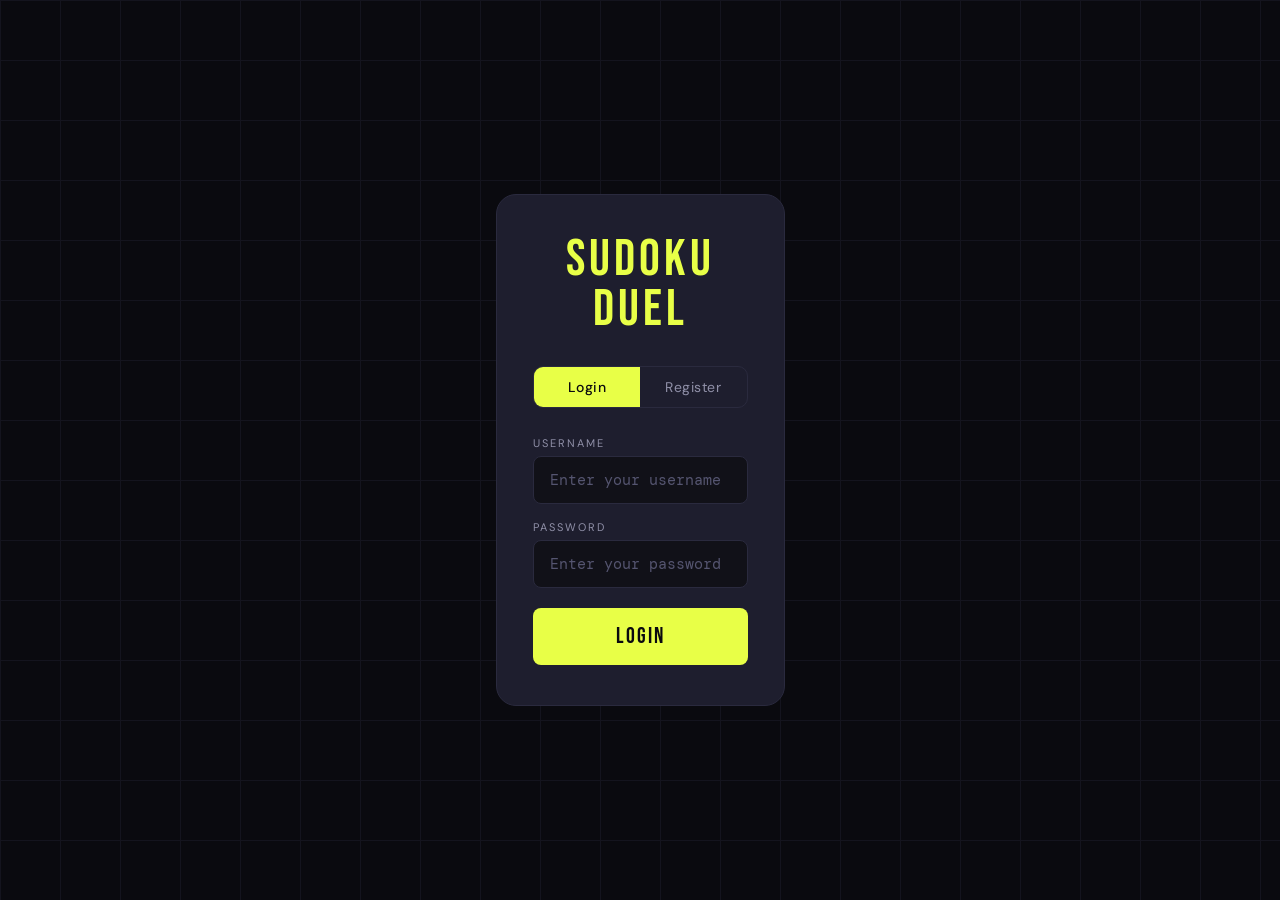
<file: frontend_new/index.html>
<!DOCTYPE html>
<html lang="en">
<head><!--  -->
<meta charset="UTF-8"/>
<meta name="viewport" content="width=device-width, initial-scale=1.0"/>
<title>Sudoku Duel — Login</title>
<link href="https://fonts.googleapis.com/css2?family=Bebas+Neue&family=DM+Mono:wght@400;500&family=DM+Sans:wght@300;400;500&display=swap" rel="stylesheet"/>
<style>
:root {
  --bg:      #0a0a0f;
  --bg2:     #111118;
  --surface: #1e1e2e;
  --border:  #2a2a3e;
  --border2: #3a3a5e;
  --accent:  #e8ff47;
  --accent2: #47ffe8;
  --danger:  #ff4747;
  --muted:   #555570;
  --text:    #e8e8f0;
  --text2:   #9090a8;
}
*, *::before, *::after { box-sizing: border-box; margin: 0; padding: 0; }
html, body {
  min-height: 100vh;
  background: var(--bg);
  color: var(--text);
  font-family: 'DM Sans', sans-serif;
  display: flex; align-items: center; justify-content: center;
  overflow: hidden;
}
.bg-grid {
  position: fixed; inset: 0; z-index: 0;
  background-image:
    linear-gradient(var(--border) 1px, transparent 1px),
    linear-gradient(90deg, var(--border) 1px, transparent 1px);
  background-size: 60px 60px;
  opacity: 0.35;
  animation: gridMove 18s linear infinite;
}
@keyframes gridMove {
  from { background-position: 0 0; }
  to   { background-position: 60px 60px; }
}
.card {
  position: relative; z-index: 1;
  width: 100%; max-width: 420px;
  background: var(--surface);
  border: 1px solid var(--border);
  border-radius: 20px;
  padding: 40px 36px;
  margin: 20px;
}
.logo { text-align: center; margin-bottom: 32px; }
.logo-title {
  font-family: 'Bebas Neue', sans-serif;
  font-size: 52px;
  line-height: 0.95;
  color: var(--accent);
  letter-spacing: 4px;
}
.logo-sub { margin-top: 8px; font-size: 13px; color: var(--text2); letter-spacing: 0.5px; }

.tabs {
  display: flex;
  border: 1px solid var(--border);
  border-radius: 10px;
  overflow: hidden;
  margin-bottom: 28px;
}
.tab-btn {
  flex: 1; padding: 11px;
  background: transparent; border: none;
  color: var(--text2);
  font-family: 'DM Sans', sans-serif;
  font-size: 14px; cursor: pointer;
  transition: all 0.2s; letter-spacing: 0.5px;
}
.tab-btn.active { background: var(--accent); color: var(--bg); font-weight: 500; }

.form { display: flex; flex-direction: column; gap: 16px; }
.form.hidden { display: none; }

.field { display: flex; flex-direction: column; gap: 6px; }
.field label { font-size: 11px; text-transform: uppercase; letter-spacing: 2px; color: var(--text2); }
.field input {
  background: var(--bg2);
  border: 1px solid var(--border);
  border-radius: 8px;
  color: var(--text);
  font-family: 'DM Mono', monospace;
  font-size: 15px;
  padding: 13px 16px;
  outline: none;
  transition: border-color 0.2s;
  width: 100%;
}
.field input:focus { border-color: var(--accent); }
.field input::placeholder { color: var(--muted); }

.input-hint { font-size: 11px; color: var(--muted); margin-top: 2px; }

.btn-submit {
  width: 100%; padding: 15px;
  background: var(--accent); border: none;
  border-radius: 8px; color: var(--bg);
  font-family: 'Bebas Neue', sans-serif;
  font-size: 22px; letter-spacing: 2px;
  cursor: pointer; margin-top: 4px;
  transition: opacity 0.15s, transform 0.1s;
}
.btn-submit:hover   { opacity: 0.88; transform: translateY(-1px); }
.btn-submit:active  { transform: translateY(0); }
.btn-submit:disabled { opacity: 0.4; cursor: not-allowed; transform: none; }

.msg {
  text-align: center; font-size: 13px;
  padding: 10px 14px; border-radius: 8px; display: none;
}
.msg.error   { background: rgba(255,71,71,0.1);  color: var(--danger); border: 1px solid rgba(255,71,71,0.3); display: block; }
.msg.success { background: rgba(71,255,232,0.1); color: var(--accent2); border: 1px solid rgba(71,255,232,0.3); display: block; }

.spinner-inline {
  display: inline-block; width: 16px; height: 16px;
  border: 2px solid rgba(0,0,0,0.3); border-top-color: var(--bg);
  border-radius: 50%; animation: spin 0.6s linear infinite;
  vertical-align: middle; margin-right: 6px;
}
@keyframes spin { to { transform: rotate(360deg); } }

.divider { text-align: center; font-size: 12px; color: var(--muted); margin: 4px 0; }
</style>
</head>
<body>

<div class="bg-grid"></div>

<div class="card">
  <div class="logo">
    <div class="logo-title">SUDOKU<br>DUEL</div>
  </div>

  <div class="tabs">
    <button class="tab-btn active" id="tab-login"    onclick="switchTab('login')">Login</button>
    <button class="tab-btn"        id="tab-register" onclick="switchTab('register')">Register</button>
  </div>

  <div class="msg" id="msg"></div>

  <!-- Login Form -->
  <form class="form" id="form-login" onsubmit="doLogin(event)">
    <div class="field">
      <label>Username</label>
      <input id="login-username" type="text" placeholder="Enter your username" autocomplete="username"/>
    </div>
    <div class="field">
      <label>Password</label>
      <input id="login-password" type="password" placeholder="Enter your password" autocomplete="current-password"/>
    </div>
    <button class="btn-submit" type="submit" id="btn-login">LOGIN</button>
  </form>

  <!-- Register Form -->
  <form class="form hidden" id="form-register" onsubmit="doRegister(event)">
    <div class="field">
      <label>Username</label>
      <input id="reg-username" type="text" placeholder="Choose a username" autocomplete="username"/>
      <span class="input-hint">At least 3 characters</span>
    </div>
    <div class="field">
      <label>Display Name</label>
      <input id="reg-displayname" type="text" placeholder="Your display name"/>
    </div>
    <div class="field">
      <label>Password</label>
      <input id="reg-password" type="password" placeholder="Choose a password" autocomplete="new-password"/>
      <span class="input-hint">At least 4 characters</span>
    </div>
    <div class="field">
      <label>Confirm Password</label>
      <input id="reg-confirm" type="password" placeholder="Repeat your password"/>
    </div>
    <button class="btn-submit" type="submit" id="btn-register">CREATE ACCOUNT</button>
  </form>
</div>

<script>
const API = "http://127.0.0.1:8000";

function switchTab(tab) {
  document.getElementById('tab-login').classList.toggle('active',    tab === 'login');
  document.getElementById('tab-register').classList.toggle('active', tab === 'register');
  document.getElementById('form-login').classList.toggle('hidden',    tab !== 'login');
  document.getElementById('form-register').classList.toggle('hidden', tab !== 'register');
  hideMsg();
}

function showMsg(text, type) {
  const el = document.getElementById('msg');
  el.textContent = text;
  el.className   = 'msg ' + type;
}
function hideMsg() { document.getElementById('msg').className = 'msg'; }

function setLoading(btnId, loading, label) {
  const btn = document.getElementById(btnId);
  btn.disabled  = loading;
  btn.innerHTML = loading ? '<span class="spinner-inline"></span>Please wait...' : label;
}

async function doLogin(e) {
  e.preventDefault();
  hideMsg();
  const username = document.getElementById('login-username').value.trim();
  const password = document.getElementById('login-password').value;
  if (!username || !password) { showMsg('Please fill in both fields', 'error'); return; }
  setLoading('btn-login', true, 'LOGIN');
  try {
    const res  = await fetch(`${API}/api/login`, {
      method: 'POST', headers: { 'Content-Type': 'application/json' },
      body: JSON.stringify({ username, password })
    });
    const data = await res.json();
    if (!res.ok) { showMsg(data.detail || 'Invalid username or password', 'error'); return; }
    localStorage.setItem('player', JSON.stringify(data.player));
    showMsg('Login successful! Redirecting...', 'success');
    setTimeout(() => { window.location.href = 'dashboard.html'; }, 900);
  } catch (err) {
    showMsg('Cannot reach server. Is the backend running?', 'error');
  } finally {
    setLoading('btn-login', false, 'LOGIN');
  }
}

async function doRegister(e) {
  e.preventDefault();
  hideMsg();
  const username    = document.getElementById('reg-username').value.trim();
  const displayname = document.getElementById('reg-displayname').value.trim();
  const password    = document.getElementById('reg-password').value;
  const confirm     = document.getElementById('reg-confirm').value;
  if (!username || !password || !confirm) { showMsg('Please fill in all fields', 'error'); return; }
  if (username.length < 3)  { showMsg('Username must be at least 3 characters', 'error'); return; }
  if (password.length < 4)  { showMsg('Password must be at least 4 characters', 'error'); return; }
  if (password !== confirm)  { showMsg('Passwords do not match', 'error'); return; }
  setLoading('btn-register', true, 'CREATE ACCOUNT');
  try {
    const res  = await fetch(`${API}/api/register`, {
      method: 'POST', headers: { 'Content-Type': 'application/json' },
      body: JSON.stringify({ username, displayname: displayname || username, password })
    });
    const data = await res.json();
    if (!res.ok) { showMsg(data.detail || 'Registration failed', 'error'); return; }
    showMsg('Account created! You can now login.', 'success');
    setTimeout(() => switchTab('login'), 1500);
  } catch (err) {
    showMsg('Cannot reach server. Is the backend running?', 'error');
  } finally {
    setLoading('btn-register', false, 'CREATE ACCOUNT');
  }
}

const saved = localStorage.getItem('player');
if (saved) { window.location.href = 'dashboard.html'; }
</script>
</body>
</html>
</file>
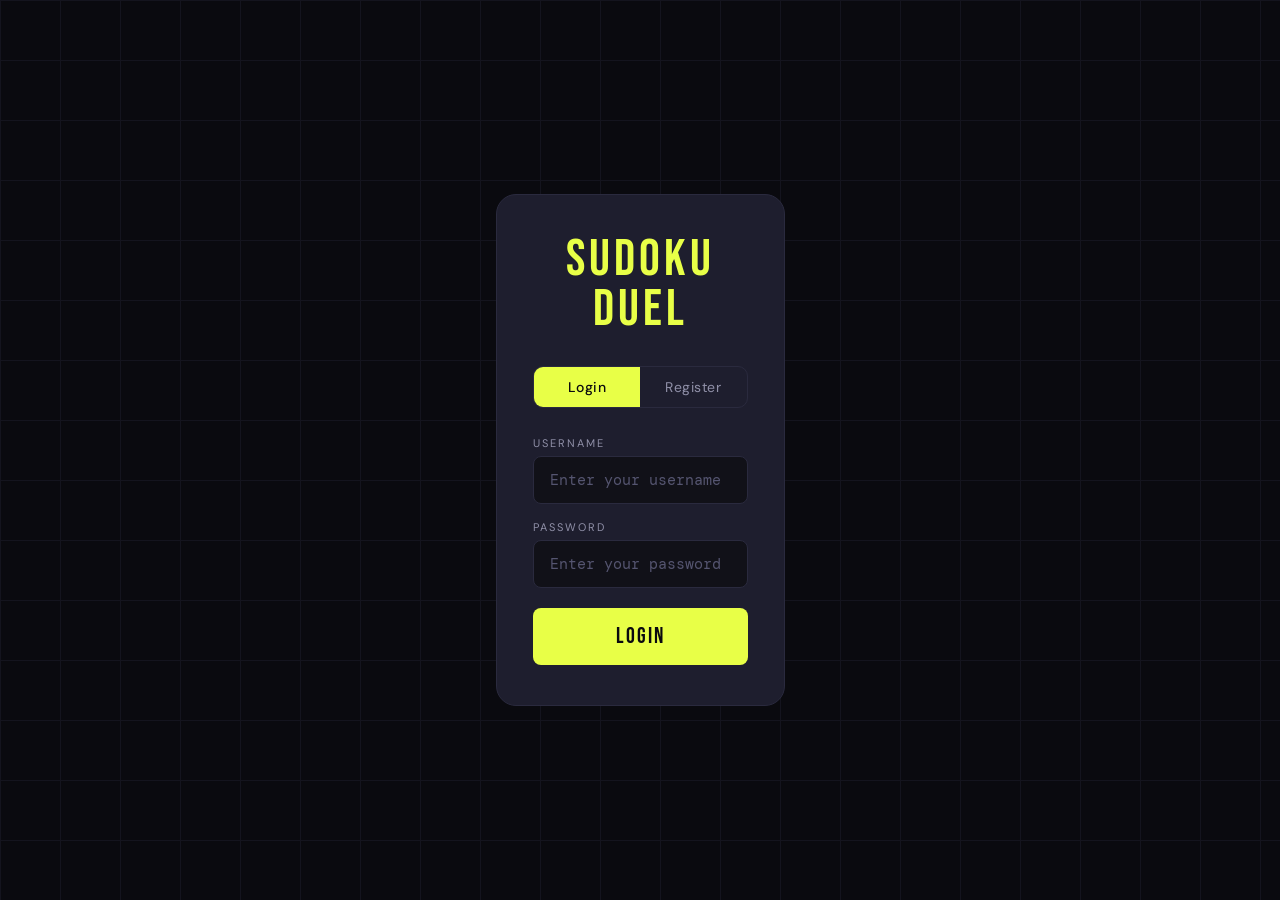
<file: frontend_new/dashboard.html>
<!DOCTYPE html>
<html lang="en">
<head>
<meta charset="UTF-8"/>
<meta name="viewport" content="width=device-width, initial-scale=1.0"/>
<title>Sudoku Duel — Dashboard</title>
<link rel="stylesheet" href="css/theme.css"/>
<link rel="stylesheet" href="css/dashboard.css"/>
</head>
<body>

<header>
  <a class="header-logo" href="dashboard.html">SUDOKU DUEL</a>
  <nav class="header-nav">
    <button class="nav-btn active" onclick="showSection('play')">Play</button>
    <button class="nav-btn"        onclick="showSection('multiplayer')">Multiplayer</button>
    <button class="nav-btn"        onclick="showSection('friends')">Friends</button>
    <button class="nav-btn"        onclick="showSection('leaderboard')">Leaderboard</button>
    <button class="nav-btn"        onclick="showSection('stats')">My Stats</button>
  </nav>
  <div class="header-right">
    <div class="player-chip" onclick="showSection('stats')">
      <span class="chip-name" id="hdr-name">Player</span>
    </div>
    <button class="btn-logout" onclick="doLogout()">Logout</button>
  </div>
</header>

<div class="page">
  <aside class="sidebar">
    <div class="sidebar-label">Menu</div>
    <button class="sidebar-btn active" onclick="showSection('play')">
      Play
    </button>
    <button class="sidebar-btn" onclick="showSection('multiplayer')">
      Multiplayer
    </button>
    <button class="sidebar-btn" onclick="showSection('friends')">
      Friends
    </button>
    <button class="sidebar-btn" onclick="showSection('leaderboard')">
      Leaderboard
    </button>
    <div class="sidebar-divider"></div>
    <div class="sidebar-label">Profile</div>
    <button class="sidebar-btn" onclick="showSection('stats')">
      My Stats
    </button>
  </aside>

  <main class="content">

    <!-- ── PLAY ── -->
    <div class="section active" id="sec-play">
      <div class="page-title">PLAY</div>
      <div class="page-sub">Choose your game mode and start playing</div>

      <div class="play-grid">
        <div class="play-card" onclick="openSinglePlayer()">
          <div class="play-icon"></div>
          <div class="play-title">QUICK MATCH</div>
          <span class="play-badge badge-yellow">SINGLE PLAYER</span>
        </div>
        <div class="play-card multi" onclick="openMultiplayer()">
          <div class="play-icon"></div>
          <div class="play-title">MULTIPLAYER</div>
          <span class="play-badge badge-cyan">2 PLAYERS</span>
        </div>
      </div>

      <!-- Single player options -->
      <div class="card" id="sp-options" style="display:none; margin-bottom:20px;">
        <div class="card-title">Quick Match Settings</div>
        <div style="margin-bottom:14px;">
          <div style="font-size:12px; color:var(--text2); margin-bottom:8px; text-transform:uppercase; letter-spacing:1px;">Board Size</div>
          <div class="size-row">
            <div class="diff-row" id="size-row">
              <button class="pill" onclick="setSize(4)">4×4</button>
              <button class="pill active" onclick="setSize(9)">9×9</button>
              <button class="pill" onclick="setSize(16)">16×16</button>
            </div>
          </div>
        </div>
        <div style="margin-bottom:20px;">
          <div style="font-size:12px; color:var(--text2); margin-bottom:8px; text-transform:uppercase; letter-spacing:1px;">Difficulty</div>
          <div class="diff-row" id="diff-row">
            <button class="pill active" onclick="setDiff(1)">Easy</button>
            <button class="pill" onclick="setDiff(2)">Medium</button>
            <button class="pill" onclick="setDiff(3)">Hard</button>
          </div>
        </div>
        <div style="display:flex; gap:12px;">
          <button class="btn-primary" onclick="startGame()">START GAME</button>
          <button class="btn-cancel" style="max-width:120px;" onclick="document.getElementById('sp-options').style.display='none'">Cancel</button>
        </div>
      </div>

      <!-- Multiplayer options -->
      <div class="card" id="mp-options" style="display:none; margin-bottom:20px;">
        <div class="card-title">Multiplayer Options</div>
        <div style="display:flex; gap:12px; margin-bottom:16px; flex-wrap:wrap;">
          <button class="btn-primary" onclick="toast('Looking for opponent…', 'info')">RANDOM MATCH</button>
          <button class="btn-secondary" onclick="toast('Room code copied!', 'success')">CREATE ROOM</button>
        </div>
        <div style="display:flex; gap:10px;">
          <input id="room-code" placeholder="Enter room code…"
            style="flex:1; background:var(--bg2); border:1px solid var(--border); border-radius:10px; color:var(--text); font-family:'DM Mono',monospace; font-size:14px; padding:12px 16px; outline:none; transition:border-color 0.2s;"
            onfocus="this.style.borderColor='var(--accent2)'" onblur="this.style.borderColor='var(--border)'"/>
          <button class="btn-secondary" onclick="joinRoom()">JOIN</button>
        </div>
        <div style="margin-top:12px;">
          <button class="btn-cancel" onclick="document.getElementById('mp-options').style.display='none'">Cancel</button>
        </div>
      </div>

      <div class="card">
        <div class="card-title">Recent Games</div>
        <div id="recent-games"></div>
      </div>
    </div>

    <!-- ── MULTIPLAYER ── -->
    <div class="section" id="sec-multiplayer">
      <div class="page-title">MULTIPLAYER</div>
      <div class="page-sub">Challenge friends or find random opponents</div>

      <!-- Quick Actions -->
      <div class="play-grid">
        <div class="play-card" onclick="window.location.href='multiplayer.html'">
          <div class="play-icon"></div>
          <div class="play-title">CREATE ROOM</div>
          <span class="play-badge badge-cyan">PRIVATE</span>
        </div>
        <div class="play-card" onclick="window.location.href='multiplayer.html'">
          <div class="play-icon"></div>
          <div class="play-title">JOIN ROOM</div>
          <span class="play-badge badge-cyan">INVITE</span>
        </div>
      </div>

      <!-- Multiplayer Leaderboard -->
      <div class="card">
        <div class="card-title">Multiplayer Leaderboard</div>
        <div class="lb-header">
          <div style="width:32px;"><span>#</span></div>
          <div style="width:38px;"></div>
          <div style="flex:1;"><span>Player</span></div>
          <span style="min-width:70px; text-align:right;">Wins</span>
          <span style="min-width:70px; text-align:right;">Best Score</span>
        </div>
        <div id="mp-lb-list"></div>
      </div>
    </div>

    <!-- ── FRIENDS ── -->
    <div class="section" id="sec-friends">
      <div class="page-title">FRIENDS</div>

      <div class="friends-layout">
        <div>
          <div class="search-bar">
            <input id="friend-search" type="text" placeholder="Search by username…"/>
            <button class="btn-search" onclick="searchPlayer()">Search</button>
          </div>
          <div class="card" id="search-results" style="display:none; margin-bottom:16px;">
            <div class="card-title">Search Results</div>
            <div id="search-list"></div>
          </div>
          <div class="card" style="margin-bottom:16px;">
            <div class="card-title">Online Friends</div>
            <div id="online-friends"></div>
          </div>
          <div class="card">
            <div class="card-title">All Friends</div>
            <div id="all-friends"></div>
          </div>
        </div>
        <div>
          <div class="card">
            <div class="card-title">People You May Know</div>
            <div id="recommendations"></div>
          </div>
          <div class="card" style="margin-top:16px;">
            <div class="card-title">Pending Requests</div>
            <div id="pending-list"></div>
          </div>
        </div>
      </div>
    </div>

    <!-- ── LEADERBOARD ── -->
    <div class="section" id="sec-leaderboard">
      <div class="page-title">LEADERBOARD</div>
      <div class="page-sub">Top players ranked by wins and win rate</div>

      <div class="lb-tabs">
        <button class="lb-tab active" onclick="setLbTab('global', this)">Global</button>
      </div>

      <div class="card">
        <div class="lb-header">
          <div style="width:32px;"><span>#</span></div>
          <div style="width:38px;"></div>
          <div style="flex:1;"><span>Player</span></div>
          <span style="min-width:70px; text-align:right;">Wins</span>
          <span style="min-width:60px; text-align:right;">Win %</span>
        </div>
        <div id="lb-list"></div>
      </div>
    </div>

    <!-- ── STATS ── -->
    <div class="section" id="sec-stats">
      <div class="page-title" id="stats-title">MY STATS</div>
      <div class="page-sub">Your performance overview</div>

      <div class="stats-grid">
        <div class="stat-card">
          <div class="stat-label">Total Wins</div>
          <div class="stat-value stat-green" id="stat-wins">0</div>
          <div class="stat-sub">All time</div>
        </div>
        <div class="stat-card">
          <div class="stat-label">Total Losses</div>
          <div class="stat-value stat-orange" id="stat-loss">0</div>
          <div class="stat-sub">All time</div>
        </div>
        <div class="stat-card">
          <div class="stat-label">Win Rate</div>
          <div class="stat-value stat-accent" id="stat-wr">0%</div>
          <div class="stat-sub">Wins / Games</div>
        </div>
        <div class="stat-card">
          <div class="stat-label">Best Time</div>
          <div class="stat-value stat-cyan" id="stat-time">—</div>
          <div class="stat-sub">Solo record</div>
        </div>
      </div>

      <div class="card">
        <div class="card-title">Recent Activity</div>
        <div id="stats-recent" style="color:var(--muted); font-size:13px; padding:8px 0;">
          Play some games to see your activity here.
        </div>
      </div>
    </div>

  </main>
</div>

<!-- Toast -->
<div class="toast" id="toast"></div>

<!-- Challenge Modal -->
<div class="overlay" id="challenge-modal">
  <div class="modal">
    <div class="modal-title">⚔ CHALLENGE</div>
    <div class="modal-body">
      <p>Send a challenge to <strong id="challenge-name"></strong>?</p>
      <p style="margin-top:10px;">They will receive a notification and can accept or decline.</p>
    </div>
    <div class="modal-actions">
      <button class="btn-cancel" onclick="closeModal('challenge-modal')">Cancel</button>
      <button class="btn-confirm" onclick="sendChallenge()">SEND</button>
    </div>
  </div>
</div>

<!-- Remove Friend Modal -->
<div class="overlay" id="remove-modal">
  <div class="modal">
    <div class="modal-title">REMOVE FRIEND</div>
    <div class="modal-body">
      <p>Remove <strong id="remove-name"></strong> from your friends list?</p>
    </div>
    <div class="modal-actions">
      <button class="btn-cancel" onclick="closeModal('remove-modal')">Cancel</button>
      <button class="btn-confirm" style="background:var(--danger);" onclick="confirmRemove()">REMOVE</button>
    </div>
  </div>
</div>

<script src="js/dashboard.js"></script>
</body>
</html>
</file>
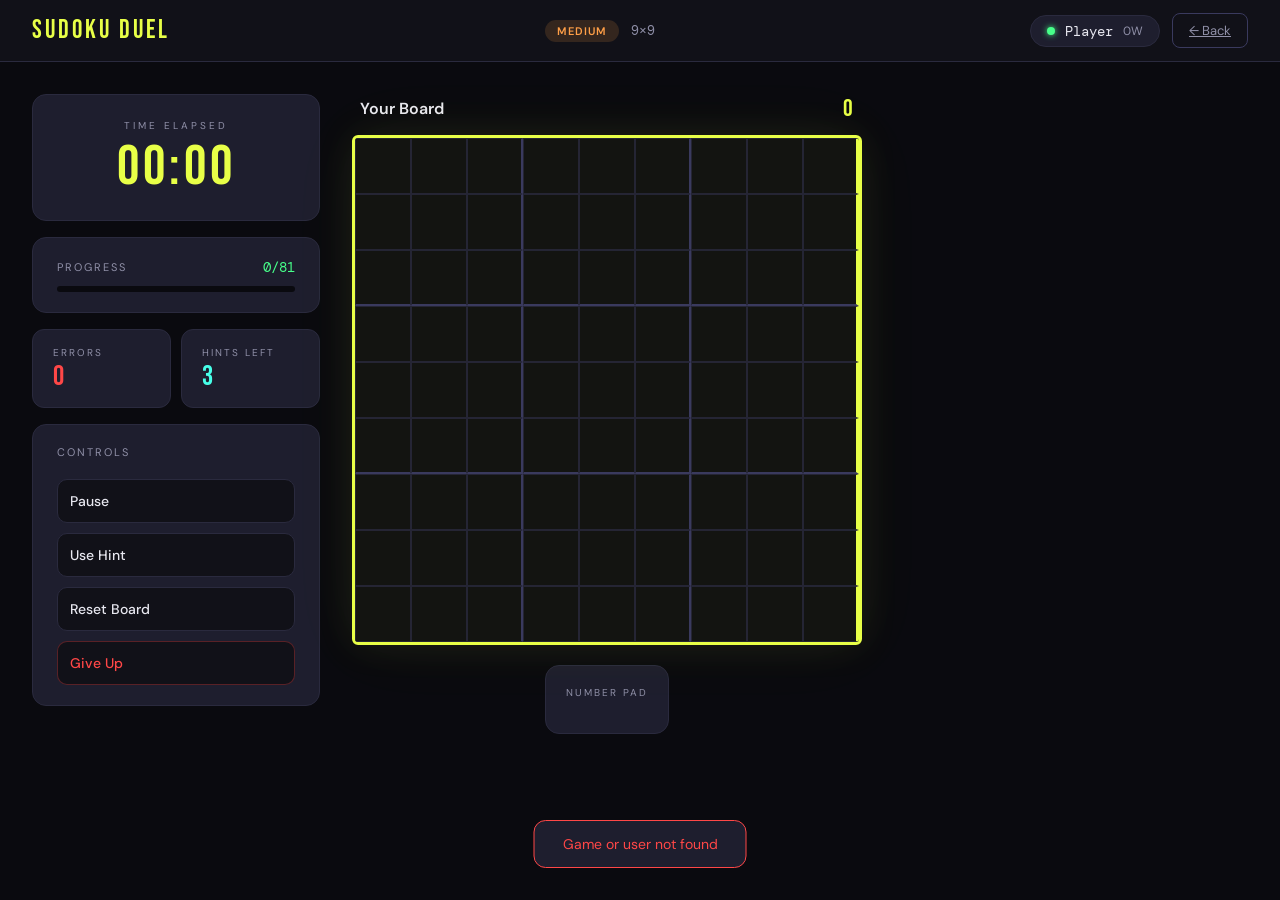
<file: frontend_new/game-multiplayer.html>
<!DOCTYPE html>
<html lang="en">
<head>
<meta charset="UTF-8"/>
<meta name="viewport" content="width=device-width, initial-scale=1.0"/>
<title>Sudoku Duel — Multiplayer Game</title>
<link rel="stylesheet" href="css/theme.css"/>
<link rel="stylesheet" href="css/game.css"/>
<link rel="stylesheet" href="css/multiplayer.css"/>
</head>
<body>

<!-- ── Header ── -->
<header>
  <a class="header-logo" href="dashboard.html">SUDOKU DUEL</a>
  <div style="display:flex; align-items:center; gap:12px;">
    <span id="diff-badge" class="diff-badge diff-medium">Medium</span>
    <span id="size-label" style="font-family:'DM Mono',monospace; font-size:13px; color:var(--text2);">9×9</span>
  </div>
  <div class="header-right">
    <div class="player-chip">
      <span class="chip-dot"></span>
      <span class="chip-name" id="hdr-name">Player</span>
      <span class="chip-wins" id="hdr-wins">0W</span>
    </div>
    <a href="dashboard.html" class="btn-logout">← Back</a>
  </div>
</header>

<!-- ── Multiplayer Game layout ── -->
<div class="game-page multiplayer-mode">

  <!-- ─── LEFT PANEL ─── -->
  <div class="panel-left">

    <!-- Timer -->
    <div class="timer-card">
      <div class="timer-label">Time Elapsed</div>
      <div class="timer-display" id="timer-display">00:00</div>
    </div>

    <!-- Progress -->
    <div class="progress-card">
      <div class="progress-header">
        <span class="progress-title">Progress</span>
        <span class="progress-count" id="progress-count">0/81</span>
      </div>
      <div class="progress-bar">
        <div class="progress-fill" id="progress-fill" style="width:0%"></div>
      </div>
    </div>

    <!-- Mini stats -->
    <div style="display:grid; grid-template-columns:1fr 1fr; gap:10px;">
      <div class="stat-mini-card">
        <div class="stat-mini-label">Errors</div>
        <div class="stat-mini-value danger" id="errors-count">0</div>
      </div>
      <div class="stat-mini-card" style="position:relative;">
        <div class="stat-mini-label">Hints Left</div>
        <div class="stat-mini-value cyan" id="hint-count">3</div>
      </div>
    </div>

    <!-- Controls -->
    <div class="controls-card">
      <div class="card-title" style="margin-bottom:10px;">Controls</div>

      <button class="ctrl-btn" id="pause-btn" onclick="pauseGame()">
        Pause
      </button>
      <button class="ctrl-btn" onclick="requestHint()" id="hint-btn">
        Use Hint
      </button>
      <button class="ctrl-btn" onclick="resetBoard()">
        Reset Board
      </button>
      <button class="ctrl-btn danger" onclick="giveUpMultiplayer()">
        Give Up
      </button>
    </div>

  </div>

  <!-- ─── BOARDS AREA ─── -->
  <div class="boards-area">

    <!-- Your Board -->
    <div class="board-section">
      <div class="board-header">
        <div class="board-title">Your Board</div>
        <div class="board-score" id="your-score">0</div>
      </div>
      <div class="board-area">
        <div class="sudoku-wrapper">
          <div class="sudoku-board" id="board" data-size="9"></div>
          <div class="pause-overlay" id="pause-overlay">
            <div class="pause-text">PAUSED</div>
            <button class="btn-primary" style="margin-top:12px;" onclick="pauseGame()">RESUME</button>
          </div>
        </div>
        <div class="numpad-wrapper">
          <div class="numpad-title">Number Pad</div>
          <div class="numpad" id="numpad"></div>
        </div>
      </div>
    </div>

  </div>

  <!-- ─── RIGHT PANEL ─── -->
  <div class="panel-right">

    <!-- Opponent Completion Notification -->
    <div class="card" id="opponent-completed-card" style="display:none; background:var(--success-bg); border-color:var(--green);">
      <div style="color:var(--green); font-weight:600; margin-bottom:8px;">✓ Opponent Completed!</div>
      <div style="font-size:13px; color:var(--text2);">
        <span id="opponent-name-notif">Opponent</span> finished with a score of <span id="opponent-final-score">0</span>
      </div>
    </div>

  </div>

</div>

<!-- Toast -->
<div class="toast" id="toast"></div>

<!-- Result modal -->
<div class="overlay" id="result-modal">
  <div class="modal">
    <span class="modal-icon" id="result-icon"></span>
    <div class="modal-title" id="result-title">PUZZLE SOLVED!</div>
    <div class="result-stats">
      <div class="result-stat">
        <div class="result-stat-label">Time</div>
        <div class="result-stat-value" style="color:var(--accent2)" id="result-time">0:00</div>
      </div>
      <div class="result-stat">
        <div class="result-stat-label">Filled</div>
        <div class="result-stat-value" style="color:var(--green)" id="result-filled">81/81</div>
      </div>
      <div class="result-stat">
        <div class="result-stat-label">Errors</div>
        <div class="result-stat-value" style="color:var(--danger)" id="result-errors">0</div>
      </div>
      <div class="result-stat">
        <div class="result-stat-label">Hints Used</div>
        <div class="result-stat-value" style="color:var(--orange)" id="result-hints">0</div>
      </div>
    </div>
    <div class="modal-actions">
      <button class="btn-cancel" onclick="returnToDashboard()">Dashboard</button>
      <button class="btn-confirm" onclick="viewResults()">VIEW RESULTS</button>
    </div>
  </div>
</div>

<script src="js/game-multiplayer.js"></script>
</body>
</html>
</file>
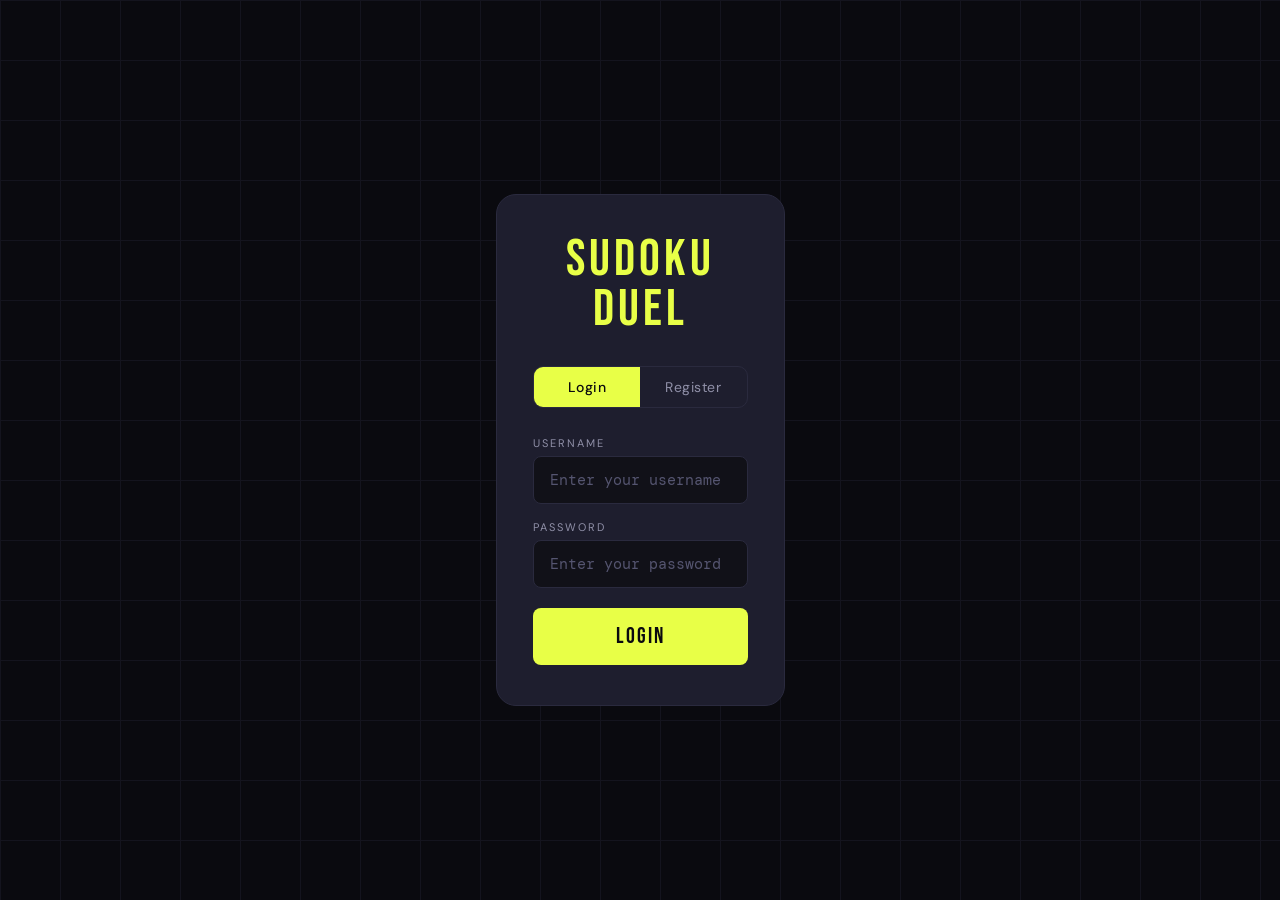
<file: frontend_new/game.html>
<!DOCTYPE html>
<html lang="en">
<head>
<meta charset="UTF-8"/>
<meta name="viewport" content="width=device-width, initial-scale=1.0"/>
<title>Sudoku Duel — Solo Game</title>
<link rel="stylesheet" href="css/theme.css"/>
<link rel="stylesheet" href="css/game.css"/>
</head>
<body>

<!-- ── Header ── -->
<header>
  <a class="header-logo" href="dashboard.html">SUDOKU DUEL</a>
  <div style="display:flex; align-items:center; gap:12px;">
    <span id="diff-badge" class="diff-badge diff-medium">Medium</span>
    <span id="size-label" style="font-family:'DM Mono',monospace; font-size:13px; color:var(--text2);">9×9</span>
  </div>
  <div class="header-right">
    <div class="player-chip">
      <span class="chip-dot"></span>
      <span class="chip-name" id="hdr-name">Player</span>
      <span class="chip-wins" id="hdr-wins">0W</span>
    </div>
    <a href="dashboard.html" class="btn-logout">← Back</a>
  </div>
</header>

<!-- ── Game layout ── -->
<div class="game-page">

  <!-- ─── LEFT PANEL ─── -->
  <div class="panel-left">

    <!-- Timer -->
    <div class="timer-card">
      <div class="timer-label">Time Elapsed</div>
      <div class="timer-display" id="timer-display">00:00</div>
    </div>

    <!-- Progress -->
    <div class="progress-card">
      <div class="progress-header">
        <span class="progress-title">Progress</span>
        <span class="progress-count" id="progress-count">0/81</span>
      </div>
      <div class="progress-bar">
        <div class="progress-fill" id="progress-fill" style="width:0%"></div>
      </div>
    </div>

    <!-- Mini stats -->
    <div style="display:grid; grid-template-columns:1fr 1fr; gap:10px;">
      <div class="stat-mini-card">
        <div class="stat-mini-label">Errors</div>
        <div class="stat-mini-value danger" id="errors-count">0</div>
      </div>
      <div class="stat-mini-card" style="position:relative;">
        <div class="stat-mini-label">Hints Left</div>
        <div class="stat-mini-value cyan" id="hint-count">3</div>
      </div>
    </div>

    <!-- Controls -->
    <div class="controls-card">
      <div class="card-title" style="margin-bottom:10px;">Controls</div>

      <button class="ctrl-btn" id="pause-btn" onclick="pauseGame()">
        Pause
      </button>
      <button class="ctrl-btn" onclick="requestHint()" id="hint-btn">
        Use Hint
      </button>
      <button class="ctrl-btn" onclick="resetBoard()">
        Reset Board
      </button>
      <button class="ctrl-btn danger" onclick="newGame()">
        Quit Game
      </button>
    </div>

  </div>

  <!-- ─── BOARD ─── -->
  <div class="board-area">
    <div class="sudoku-wrapper">
      <div class="sudoku-board" id="board" data-size="9"></div>
      <!-- Pause overlay sits over the board -->
      <div class="pause-overlay" id="pause-overlay">
        <div class="pause-text">PAUSED</div>
        <button class="btn-primary" style="margin-top:12px;" onclick="pauseGame()">RESUME</button>
      </div>
    </div>

    <!-- Numpad -->
    <div class="numpad-wrapper">
      <div class="numpad-title">Number Pad</div>
      <div class="numpad" id="numpad"></div>
    </div>
  </div>

  <!-- ─── RIGHT PANEL ─── -->
  <div class="panel-right">
  </div>

</div>

<!-- Toast -->
<div class="toast" id="toast"></div>

<!-- Result modal -->
<div class="overlay" id="result-modal">
  <div class="modal">
    <span class="modal-icon" id="result-icon"></span>
    <div class="modal-title" id="result-title">PUZZLE SOLVED!</div>
    <div class="result-stats">
      <div class="result-stat">
        <div class="result-stat-label">Time</div>
        <div class="result-stat-value" style="color:var(--accent2)" id="result-time">0:00</div>
      </div>
      <div class="result-stat">
        <div class="result-stat-label">Filled</div>
        <div class="result-stat-value" style="color:var(--green)" id="result-filled">81/81</div>
      </div>
      <div class="result-stat">
        <div class="result-stat-label">Errors</div>
        <div class="result-stat-value" style="color:var(--danger)" id="result-errors">0</div>
      </div>
      <div class="result-stat">
        <div class="result-stat-label">Hints Used</div>
        <div class="result-stat-value" style="color:var(--orange)" id="result-hints">0</div>
      </div>
    </div>
    <div class="modal-actions">
      <button class="btn-cancel" onclick="newGame()">Dashboard</button>
      <button class="btn-confirm" onclick="window.location.reload()">PLAY AGAIN</button>
    </div>
  </div>
</div>

<script src="js/game.js"></script>
</body>
</html>
</file>
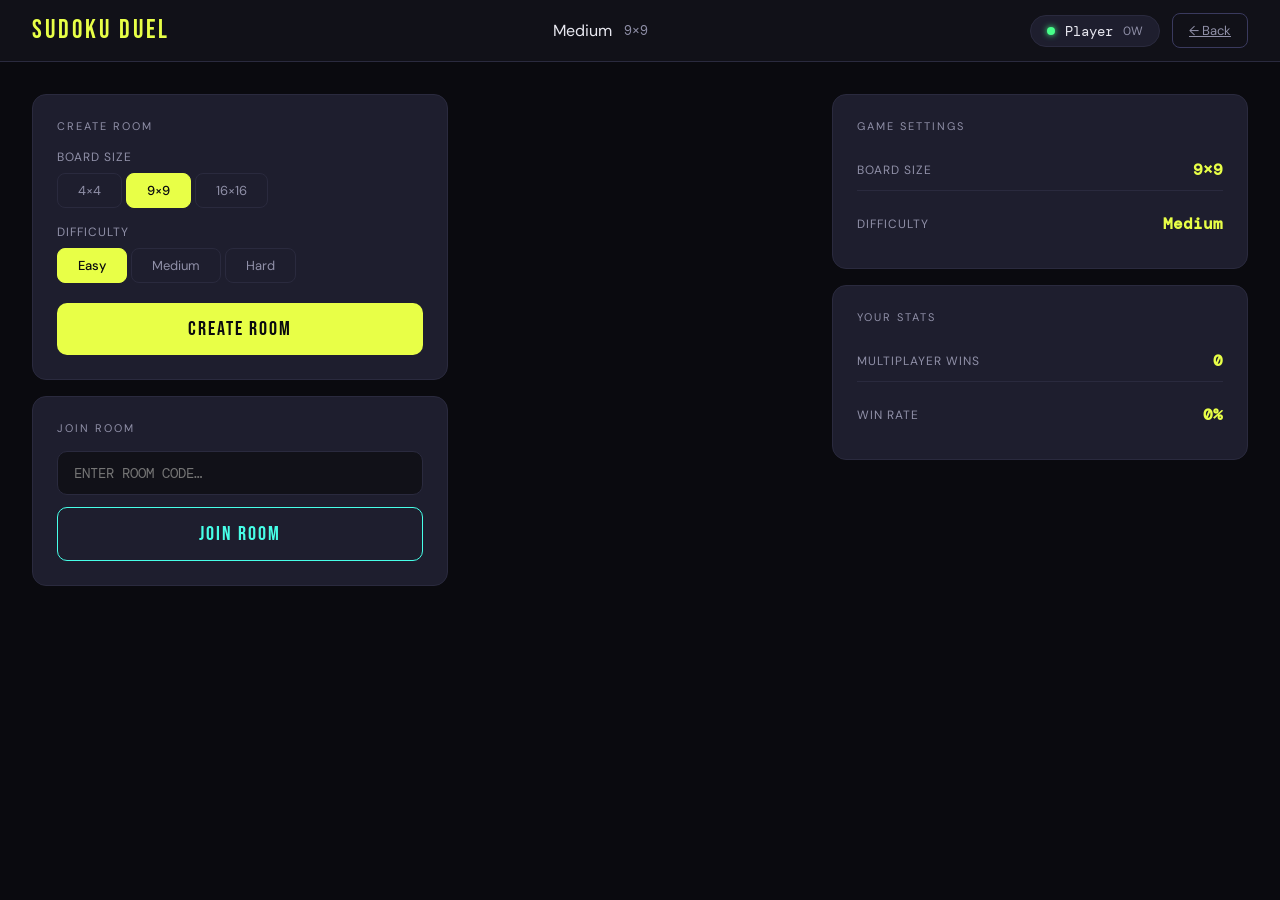
<file: frontend_new/multiplayer.html>
<!DOCTYPE html>
<html lang="en">
<head>
<meta charset="UTF-8"/>
<meta name="viewport" content="width=device-width, initial-scale=1.0"/>
<title>Sudoku Duel — Multiplayer Lobby</title>
<link rel="stylesheet" href="css/theme.css"/>
<link rel="stylesheet" href="css/multiplayer.css"/>
</head>
<body>

<!-- ── Header ── -->
<header>
  <a class="header-logo" href="dashboard.html">SUDOKU DUEL</a>
  <div style="display:flex; align-items:center; gap:12px;">
    <span id="diff-badge" class="diff-badge diff-medium">Medium</span>
    <span id="size-label" style="font-family:'DM Mono',monospace; font-size:13px; color:var(--text2);">9×9</span>
  </div>
  <div class="header-right">
    <div class="player-chip">
      <span class="chip-dot"></span>
      <span class="chip-name" id="hdr-name">Player</span>
      <span class="chip-wins" id="hdr-wins">0W</span>
    </div>
    <a href="dashboard.html" class="btn-logout">← Back</a>
  </div>
</header>

<!-- ── Lobby layout ── -->
<div class="lobby-page">

  <!-- ─── LEFT PANEL ─── -->
  <div class="panel-left">

    <!-- Create Room Section -->
    <div class="card">
      <div class="card-title">Create Room</div>
      <div style="margin-bottom:16px;">
        <div style="font-size:12px; color:var(--text2); margin-bottom:8px; text-transform:uppercase; letter-spacing:1px;">Board Size</div>
        <div class="size-row">
          <button class="pill" onclick="setLobbySize(4)">4×4</button>
          <button class="pill active" onclick="setLobbySize(9)">9×9</button>
          <button class="pill" onclick="setLobbySize(16)">16×16</button>
        </div>
      </div>
      <div style="margin-bottom:20px;">
        <div style="font-size:12px; color:var(--text2); margin-bottom:8px; text-transform:uppercase; letter-spacing:1px;">Difficulty</div>
        <div class="diff-row">
          <button class="pill active" onclick="setLobbyDiff(1)">Easy</button>
          <button class="pill" onclick="setLobbyDiff(2)">Medium</button>
          <button class="pill" onclick="setLobbyDiff(3)">Hard</button>
        </div>
      </div>
      <button class="btn-primary" onclick="createRoom()" style="width:100%;">CREATE ROOM</button>
    </div>

    <!-- Join Room Section -->
    <div class="card">
      <div class="card-title">Join Room</div>
      <div style="margin-bottom:12px;">
        <input id="join-room-code" placeholder="Enter room code…"
          style="width:100%; background:var(--bg2); border:1px solid var(--border); border-radius:10px; color:var(--text); font-family:'DM Mono',monospace; font-size:14px; padding:12px 16px; outline:none; transition:border-color 0.2s; text-transform:uppercase;"
          onfocus="this.style.borderColor='var(--accent2)'" onblur="this.style.borderColor='var(--border)'"/>
      </div>
      <button class="btn-secondary" onclick="joinRoom()" style="width:100%;">JOIN ROOM</button>
    </div>

  </div>

  <!-- ─── CENTER PANEL ─── -->
  <div class="panel-center">

    <!-- Room Code Display (shown after creating room) -->
    <div class="card" id="room-info" style="display:none;">
      <div class="card-title">Your Room</div>
      <div class="room-code-display">
        <div class="room-code-label">Room Code</div>
        <div class="room-code-value" id="room-code-display">ABC123</div>
        <button class="btn-secondary" onclick="copyRoomCode()" style="width:100%; margin-top:12px;">COPY CODE</button>
      </div>
      <div style="margin-top:16px; padding-top:16px; border-top:1px solid var(--border);">
        <div style="font-size:12px; color:var(--text2); margin-bottom:8px; text-transform:uppercase; letter-spacing:1px;">Status</div>
        <div class="status-badge waiting" id="room-status">Waiting for opponent…</div>
      </div>
    </div>

    <!-- Opponent Info (shown when opponent joins) -->
    <div class="card" id="opponent-info" style="display:none;">
      <div class="card-title">Opponent</div>
      <div class="opponent-card">
        <div class="opponent-avatar" id="opponent-avatar">👤</div>
        <div class="opponent-details">
          <div class="opponent-name" id="opponent-name">Player Name</div>
          <div class="opponent-stats">
            <span id="opponent-wins">0W</span>
            <span id="opponent-wr">0%</span>
          </div>
        </div>
      </div>
      <button class="btn-primary" onclick="startMultiplayerGame()" style="width:100%; margin-top:16px;" id="start-btn" disabled>WAITING FOR OPPONENT…</button>
    </div>

    <!-- Waiting Screen -->
    <div class="card" id="waiting-screen" style="display:none; text-align:center;">
      <div style="font-size:48px; margin-bottom:16px;">⏳</div>
      <div class="card-title">Waiting for Opponent</div>
      <div style="color:var(--text2); margin-bottom:20px;">Share your room code to invite a friend</div>
      <div class="spinner"></div>
    </div>

  </div>

  <!-- ─── RIGHT PANEL ─── -->
  <div class="panel-right">

    <!-- Game Settings Summary -->
    <div class="card">
      <div class="card-title">Game Settings</div>
      <div class="settings-summary">
        <div class="setting-item">
          <span class="setting-label">Board Size</span>
          <span class="setting-value" id="settings-size">9×9</span>
        </div>
        <div class="setting-item">
          <span class="setting-label">Difficulty</span>
          <span class="setting-value" id="settings-diff">Medium</span>
        </div>
      </div>
    </div>

    <!-- Quick Stats -->
    <div class="card">
      <div class="card-title">Your Stats</div>
      <div class="stats-summary">
        <div class="stat-item">
          <span class="stat-label">Multiplayer Wins</span>
          <span class="stat-value" id="mp-wins">0</span>
        </div>
        <div class="stat-item">
          <span class="stat-label">Win Rate</span>
          <span class="stat-value" id="mp-wr">0%</span>
        </div>
      </div>
    </div>

  </div>

</div>

<!-- Toast -->
<div class="toast" id="toast"></div>

<!-- Confirmation Modal -->
<div class="overlay" id="confirm-modal">
  <div class="modal">
    <div class="modal-title" id="confirm-title">Confirm</div>
    <div class="modal-body" id="confirm-body">Are you sure?</div>
    <div class="modal-actions">
      <button class="btn-cancel" onclick="closeModal('confirm-modal')">Cancel</button>
      <button class="btn-confirm" onclick="confirmAction()">Confirm</button>
    </div>
  </div>
</div>

<script src="js/multiplayer.js"></script>
</body>
</html>
</file>
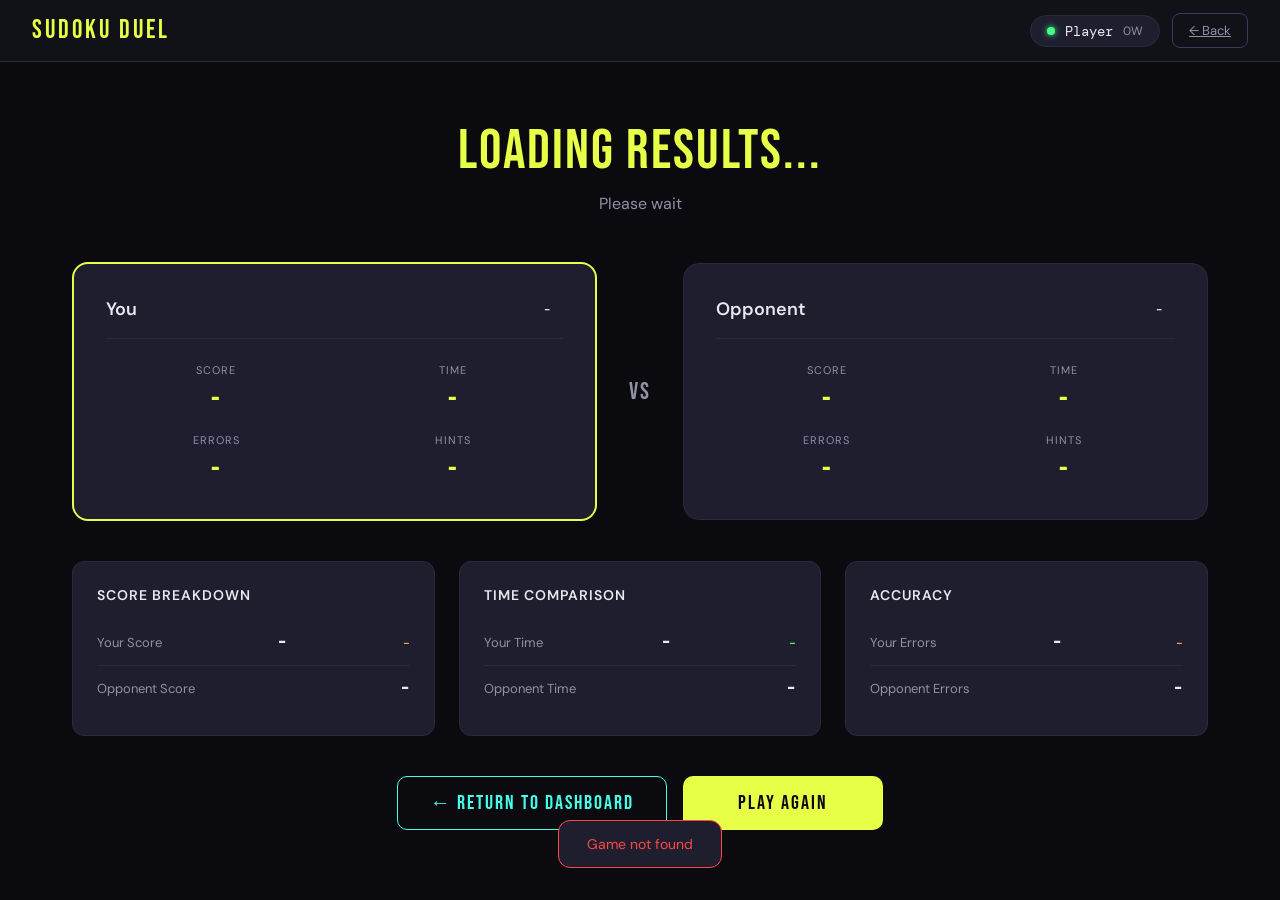
<file: frontend_new/results-multiplayer.html>
<!DOCTYPE html>
<html lang="en">
<head>
<meta charset="UTF-8"/>
<meta name="viewport" content="width=device-width, initial-scale=1.0"/>
<title>Sudoku Duel — Multiplayer Results</title>
<link rel="stylesheet" href="css/theme.css"/>
<link rel="stylesheet" href="css/multiplayer.css"/>
</head>
<body>

<!-- ── Header ── -->
<header>
  <a class="header-logo" href="dashboard.html">SUDOKU DUEL</a>
  <div class="header-right">
    <div class="player-chip">
      <span class="chip-dot"></span>
      <span class="chip-name" id="hdr-name">Player</span>
      <span class="chip-wins" id="hdr-wins">0W</span>
    </div>
    <a href="dashboard.html" class="btn-logout">← Back</a>
  </div>
</header>

<!-- ── Results Page ── -->
<div class="results-page">

  <!-- Winner Announcement -->
  <div class="results-header">
    <div class="winner-icon" id="winner-icon"></div>
    <div class="winner-title" id="winner-title">Loading Results...</div>
    <div class="winner-subtitle" id="winner-subtitle">Please wait</div>
  </div>

  <!-- Results Comparison -->
  <div class="results-container">

    <!-- Your Results -->
    <div class="results-card your-results">
      <div class="results-card-header">
        <div class="results-player-name" id="your-name">You</div>
        <div class="results-badge" id="your-badge">-</div>
      </div>

      <div class="results-stats-grid">
        <div class="results-stat">
          <div class="results-stat-label">Score</div>
          <div class="results-stat-value" id="your-final-score">-</div>
        </div>
        <div class="results-stat">
          <div class="results-stat-label">Time</div>
          <div class="results-stat-value" id="your-final-time">-</div>
        </div>
        <div class="results-stat">
          <div class="results-stat-label">Errors</div>
          <div class="results-stat-value" id="your-final-errors">-</div>
        </div>
        <div class="results-stat">
          <div class="results-stat-label">Hints</div>
          <div class="results-stat-value" id="your-final-hints">-</div>
        </div>
      </div>
    </div>

    <!-- VS Divider -->
    <div class="results-vs">
      <div class="vs-text">VS</div>
    </div>

    <!-- Opponent Results -->
    <div class="results-card opponent-results">
      <div class="results-card-header">
        <div class="results-player-name" id="opponent-name">Opponent</div>
        <div class="results-badge" id="opponent-badge">-</div>
      </div>

      <div class="results-stats-grid">
        <div class="results-stat">
          <div class="results-stat-label">Score</div>
          <div class="results-stat-value" id="opponent-final-score">-</div>
        </div>
        <div class="results-stat">
          <div class="results-stat-label">Time</div>
          <div class="results-stat-value" id="opponent-final-time">-</div>
        </div>
        <div class="results-stat">
          <div class="results-stat-label">Errors</div>
          <div class="results-stat-value" id="opponent-final-errors">-</div>
        </div>
        <div class="results-stat">
          <div class="results-stat-label">Hints</div>
          <div class="results-stat-value" id="opponent-final-hints">-</div>
        </div>
      </div>
    </div>

  </div>

  <!-- Comparison Details -->
  <div class="results-details">
    <div class="details-card">
      <div class="details-title">Score Breakdown</div>
      <div class="comparison-row">
        <span class="comparison-label">Your Score</span>
        <span class="comparison-value" id="comp-your-score">-</span>
        <span class="comparison-diff" id="comp-score-diff">-</span>
      </div>
      <div class="comparison-row">
        <span class="comparison-label">Opponent Score</span>
        <span class="comparison-value" id="comp-opponent-score">-</span>
      </div>
    </div>

    <div class="details-card">
      <div class="details-title">Time Comparison</div>
      <div class="comparison-row">
        <span class="comparison-label">Your Time</span>
        <span class="comparison-value" id="comp-your-time">-</span>
        <span class="comparison-diff faster" id="comp-time-diff">-</span>
      </div>
      <div class="comparison-row">
        <span class="comparison-label">Opponent Time</span>
        <span class="comparison-value" id="comp-opponent-time">-</span>
      </div>
    </div>

    <div class="details-card">
      <div class="details-title">Accuracy</div>
      <div class="comparison-row">
        <span class="comparison-label">Your Errors</span>
        <span class="comparison-value" id="comp-your-errors">-</span>
        <span class="comparison-diff" id="comp-errors-diff">-</span>
      </div>
      <div class="comparison-row">
        <span class="comparison-label">Opponent Errors</span>
        <span class="comparison-value" id="comp-opponent-errors">-</span>
      </div>
    </div>
  </div>

  <!-- Action Buttons -->
  <div class="results-actions">
    <button class="btn-secondary" onclick="returnToDashboard()">← RETURN TO DASHBOARD</button>
    <button class="btn-primary" onclick="playAgain()">PLAY AGAIN</button>
  </div>

</div>

<!-- Toast -->
<div class="toast" id="toast"></div>

<script src="js/results-multiplayer.js"></script>
</body>
</html>
</file>
<file: frontend_new/css/theme.css>
/* colors and fonts */

@import url('https://fonts.googleapis.com/css2?family=Bebas+Neue&family=DM+Mono:wght@400;500&family=DM+Sans:wght@300;400;500&display=swap');

:root {
  --bg:      #0a0a0f;
  --bg2:     #111118;
  --surface: #1e1e2e;
  --border:  #2a2a3e;
  --border2: #3a3a5e;
  --accent:  #e8ff47;
  --accent2: #47ffe8;
  --green:   #47ff8a;
  --danger:  #ff4747;
  --orange:  #ff9f47;
  --muted:   #555570;
  --text:    #e8e8f0;
  --text2:   #9090a8;
  --cell-size: 56px;
}

*, *::before, *::after { box-sizing: border-box; margin: 0; padding: 0; }
html, body {
  min-height: 100vh;
  background: var(--bg);
  color: var(--text);
  font-family: 'DM Sans', sans-serif;
}

/* top navigation bar */
header {
  display: flex; align-items: center; justify-content: space-between;
  padding: 0 32px; height: 62px;
  border-bottom: 1px solid var(--border);
  background: var(--bg2);
  position: sticky; top: 0; z-index: 100;
}
.header-logo {
  font-family: 'Bebas Neue', sans-serif;
  font-size: 26px; color: var(--accent); letter-spacing: 3px;
  text-decoration: none;
}
.header-nav { display: flex; gap: 4px; }
.nav-btn {
  padding: 8px 18px; background: transparent; border: none;
  color: var(--text2); font-size: 14px; cursor: pointer;
  border-radius: 8px; transition: all 0.15s; font-family: 'DM Sans', sans-serif;
}
.nav-btn:hover { background: var(--surface); color: var(--text); }
.nav-btn.active { background: var(--surface); color: var(--accent); font-weight: 500; }
.header-right { display: flex; align-items: center; gap: 12px; }
.player-chip {
  display: flex; align-items: center; gap: 10px;
  background: var(--surface); border: 1px solid var(--border);
  border-radius: 999px; padding: 6px 16px; cursor: pointer;
}
.chip-dot {
  width: 8px; height: 8px; border-radius: 50%;
  background: var(--green); box-shadow: 0 0 6px var(--green);
}
.chip-name { font-family: 'DM Mono', monospace; font-size: 14px; }
.chip-wins { font-size: 12px; color: var(--text2); }
.btn-logout {
  background: transparent; border: 1px solid var(--border2);
  border-radius: 8px; color: var(--text2); padding: 8px 16px;
  font-size: 13px; cursor: pointer; transition: all 0.15s;
  font-family: 'DM Sans', sans-serif;
}
.btn-logout:hover { border-color: var(--danger); color: var(--danger); }

/* page structure */
.page { display: flex; min-height: calc(100vh - 62px); }
.sidebar {
  width: 220px; border-right: 1px solid var(--border);
  background: var(--bg2); padding: 24px 16px;
  display: flex; flex-direction: column; gap: 4px;
  flex-shrink: 0;
}
.sidebar-btn {
  display: flex; align-items: center; gap: 12px;
  padding: 12px 16px; border: none; border-radius: 10px;
  background: transparent; color: var(--text2);
  font-size: 14px; cursor: pointer; text-align: left;
  width: 100%; transition: all 0.15s; font-family: 'DM Sans', sans-serif;
}
.sidebar-btn:hover { background: var(--surface); color: var(--text); }
.sidebar-btn.active { background: var(--surface); color: var(--accent); font-weight: 500; }
.sidebar-btn .icon { font-size: 18px; width: 22px; text-align: center; }
.sidebar-divider { height: 1px; background: var(--border); margin: 12px 0; }
.sidebar-label {
  font-size: 10px; text-transform: uppercase;
  letter-spacing: 2px; color: var(--muted);
  padding: 0 16px; margin-bottom: 4px;
}
.content { flex: 1; padding: 32px; overflow-y: auto; }

/* basic card style */
.card {
  background: var(--surface); border: 1px solid var(--border);
  border-radius: 14px; padding: 24px;
}
.card-title {
  font-size: 11px; text-transform: uppercase;
  letter-spacing: 2px; color: var(--text2); margin-bottom: 16px;
}

/* button styles */
.btn-primary {
  padding: 14px 32px; background: var(--accent); border: none;
  border-radius: 10px; color: var(--bg);
  font-family: 'Bebas Neue', sans-serif; font-size: 20px;
  letter-spacing: 2px; cursor: pointer; transition: opacity 0.15s, transform 0.1s;
}
.btn-primary:hover { opacity: 0.88; transform: translateY(-1px); }
.btn-primary:disabled { opacity: 0.4; cursor: not-allowed; transform: none; }

.btn-secondary {
  padding: 14px 32px; background: transparent; border: 1px solid var(--accent2);
  border-radius: 10px; color: var(--accent2);
  font-family: 'Bebas Neue', sans-serif; font-size: 20px;
  letter-spacing: 2px; cursor: pointer; transition: all 0.15s;
}
.btn-secondary:hover { background: rgba(71,255,232,0.08); }

.btn-cancel {
  flex: 1; padding: 13px; background: transparent;
  border: 1px solid var(--border2); border-radius: 10px;
  color: var(--text2); font-size: 15px; cursor: pointer;
  font-family: 'DM Sans', sans-serif; transition: all 0.15s;
}
.btn-cancel:hover { border-color: var(--text); color: var(--text); }

.pill {
  padding: 8px 20px; border: 1px solid var(--border);
  border-radius: 8px; background: transparent;
  color: var(--text2); font-size: 13px; cursor: pointer;
  transition: all 0.15s; font-family: 'DM Sans', sans-serif;
}
.pill:hover  { border-color: var(--accent); color: var(--accent); }
.pill.active { background: var(--accent); border-color: var(--accent); color: var(--bg); font-weight: 500; }

/* notification popup */
.toast {
  position: fixed; bottom: 32px; left: 50%;
  transform: translateX(-50%) translateY(20px);
  background: var(--surface); border: 1px solid var(--border);
  border-radius: 12px; padding: 14px 28px;
  font-size: 14px; z-index: 1000; opacity: 0;
  transition: all 0.3s; pointer-events: none;
}
.toast.show { opacity: 1; transform: translateX(-50%) translateY(0); }
.toast.success { border-color: var(--green); color: var(--green); }
.toast.info    { border-color: var(--accent); color: var(--accent); }
.toast.error   { border-color: var(--danger); color: var(--danger); }

/* popup dialog */
.overlay {
  position: fixed; inset: 0; background: rgba(0,0,0,0.85);
  display: none; align-items: center; justify-content: center; z-index: 500;
}
.overlay.show { display: flex; }
.modal {
  background: var(--surface); border: 1px solid var(--border2);
  border-radius: 20px; padding: 36px; width: 460px; max-width: 90%;
  text-align: center;
}
.modal-title {
  font-family: 'Bebas Neue', sans-serif; font-size: 34px;
  letter-spacing: 2px; margin-bottom: 16px;
}
.modal-icon { font-size: 72px; margin-bottom: 16px; display: block; }
.modal-body  { margin-bottom: 24px; }
.modal-body p { color: var(--text2); font-size: 14px; line-height: 1.6; }
.modal-actions { display: flex; gap: 10px; }

.btn-confirm {
  flex: 1; padding: 13px; background: var(--accent); border: none;
  border-radius: 10px; color: var(--bg);
  font-family: 'Bebas Neue', sans-serif; font-size: 20px;
  letter-spacing: 1px; cursor: pointer;
}

/* page heading */
.page-title {
  font-family: 'Bebas Neue', sans-serif; font-size: 36px;
  color: var(--text); letter-spacing: 2px; margin-bottom: 6px;
}
.page-sub { color: var(--text2); font-size: 14px; margin-bottom: 28px; }

/* player icons */
.avatar {
  width: 44px; height: 44px; border-radius: 50%;
  display: flex; align-items: center; justify-content: center;
  font-family: 'Bebas Neue', sans-serif; font-size: 20px;
  flex-shrink: 0;
}
.avatar-a { background: rgba(232,255,71,0.15);  color: var(--accent);  }
.avatar-b { background: rgba(71,255,232,0.15);  color: var(--accent2); }
.avatar-c { background: rgba(71,255,138,0.15);  color: var(--green);   }
.avatar-d { background: rgba(255,159,71,0.15);  color: var(--orange);  }
.avatar-e { background: rgba(255,71,71,0.15);   color: var(--danger);  }

/* helper classes */
.mono { font-family: 'DM Mono', monospace; }
</file>
<file: frontend_new/css/dashboard.css>
/* game mode cards */
.play-grid { display: grid; grid-template-columns: 1fr 1fr; gap: 16px; margin-bottom: 24px; }
.play-card {
  background: var(--surface); border: 1px solid var(--border);
  border-radius: 16px; padding: 28px 24px;
  cursor: pointer; transition: all 0.2s;
  position: relative; overflow: hidden;
}
.play-card::before {
  content: ''; position: absolute; inset: 0;
  background: linear-gradient(135deg, transparent 60%, rgba(232,255,71,0.04));
  pointer-events: none;
}
.play-card:hover { border-color: var(--accent); transform: translateY(-2px); }
.play-card.multi::before { background: linear-gradient(135deg, transparent 60%, rgba(71,255,232,0.04)); }
.play-card.multi:hover { border-color: var(--accent2); }
.play-icon { font-size: 40px; margin-bottom: 14px; }
.play-title { font-family: 'Bebas Neue', sans-serif; font-size: 26px; letter-spacing: 2px; margin-bottom: 6px; }
.play-desc { font-size: 13px; color: var(--text2); line-height: 1.5; }
.play-badge {
  display: inline-block; margin-top: 12px;
  padding: 4px 12px; border-radius: 99px;
  font-size: 11px; font-weight: 600; letter-spacing: 1px;
}
.badge-yellow { background: rgba(232,255,71,0.15); color: var(--accent); }
.badge-cyan   { background: rgba(71,255,232,0.15); color: var(--accent2); }

/* difficulty and size buttons */
.diff-row { display: flex; gap: 8px; margin-bottom: 20px; }
.size-row { display: flex; gap: 8px; margin-bottom: 24px; align-items: center; }
.size-label { font-size: 12px; color: var(--text2); }

/* past game history */
.game-row {
  display: flex; align-items: center; gap: 16px;
  padding: 14px 0; border-bottom: 1px solid var(--border);
}
.game-row:last-child { border-bottom: none; }
.game-result {
  width: 48px; height: 48px; border-radius: 10px;
  display: flex; align-items: center; justify-content: center;
  font-size: 20px; flex-shrink: 0;
}
.result-win  { background: rgba(71,255,138,0.12); }
.result-loss { background: rgba(255,71,71,0.12); }
.result-draw { background: rgba(255,159,71,0.12); }
.game-info { flex: 1; }
.game-vs   { font-size: 14px; font-weight: 500; }
.game-meta { font-size: 12px; color: var(--text2); margin-top: 2px; }
.game-score { font-family: 'DM Mono', monospace; font-size: 16px; font-weight: 600; }

/* friends list and search */
.friends-layout { display: grid; grid-template-columns: 1fr 320px; gap: 20px; }
.search-bar { display: flex; gap: 10px; margin-bottom: 20px; }
.search-bar input {
  flex: 1; background: var(--bg2); border: 1px solid var(--border);
  border-radius: 10px; color: var(--text);
  font-family: 'DM Mono', monospace; font-size: 14px;
  padding: 12px 16px; outline: none; transition: border-color 0.2s;
}
.search-bar input:focus { border-color: var(--accent); }
.search-bar input::placeholder { color: var(--muted); }
.btn-search {
  padding: 12px 20px; background: var(--accent); border: none;
  border-radius: 10px; color: var(--bg); font-weight: 600;
  font-size: 14px; cursor: pointer; white-space: nowrap;
  font-family: 'DM Sans', sans-serif;
}
.friend-row {
  display: flex; align-items: center; gap: 14px;
  padding: 14px 0; border-bottom: 1px solid var(--border);
}
.friend-row:last-child { border-bottom: none; }
.friend-info { flex: 1; }
.friend-name { font-size: 14px; font-weight: 500; }
.friend-stat { font-size: 12px; color: var(--text2); margin-top: 2px; }
.online-dot  { display: inline-block; width: 7px; height: 7px; border-radius: 50%; background: var(--green); box-shadow: 0 0 5px var(--green); margin-right: 5px; }
.offline-dot { display: inline-block; width: 7px; height: 7px; border-radius: 50%; background: var(--muted); margin-right: 5px; }
.friend-actions { display: flex; gap: 8px; }
.btn-sm {
  padding: 7px 14px; border-radius: 8px; font-size: 12px;
  cursor: pointer; font-weight: 600; transition: all 0.15s;
  font-family: 'DM Sans', sans-serif; border: none;
}
.btn-challenge { background: rgba(232,255,71,0.12); color: var(--accent); border: 1px solid rgba(232,255,71,0.2); }
.btn-challenge:hover { background: rgba(232,255,71,0.2); }
.btn-remove { background: transparent; color: var(--muted); border: 1px solid var(--border); }
.btn-remove:hover { color: var(--danger); border-color: var(--danger); }
.btn-add { background: rgba(71,255,138,0.12); color: var(--green); border: 1px solid rgba(71,255,138,0.2); }
.btn-add:hover { background: rgba(71,255,138,0.2); }
.online-badge { display: inline-block; padding: 2px 8px; border-radius: 99px; font-size: 10px; font-weight: 600; margin-left: 6px; }
.badge-online  { background: rgba(71,255,138,0.15); color: var(--green); }
.badge-offline { background: rgba(85,85,112,0.2);   color: var(--muted); }

/* suggested friends */
.rec-row {
  display: flex; align-items: center; gap: 12px;
  padding: 12px 0; border-bottom: 1px solid var(--border);
}
.rec-row:last-child { border-bottom: none; }
.rec-info { flex: 1; }
.rec-name  { font-size: 13px; font-weight: 500; }
.rec-meta  { font-size: 11px; color: var(--text2); }
.mutual-tag { font-size: 11px; color: var(--accent2); margin-top: 2px; }

/* top players ranking */
.lb-tabs { display: flex; gap: 8px; margin-bottom: 20px; }
.lb-tab {
  padding: 8px 18px; border: 1px solid var(--border);
  border-radius: 8px; background: transparent;
  color: var(--text2); font-size: 13px; cursor: pointer;
  transition: all 0.15s; font-family: 'DM Sans', sans-serif;
}
.lb-tab.active { background: var(--accent); border-color: var(--accent); color: var(--bg); font-weight: 500; }
.lb-row {
  display: flex; align-items: center; gap: 16px;
  padding: 14px 16px; border-radius: 10px;
  margin-bottom: 6px; background: var(--bg2); transition: background 0.15s;
}
.lb-row:hover { background: var(--surface); }
.lb-row.me { background: rgba(232,255,71,0.06); border: 1px solid rgba(232,255,71,0.15); }
.lb-rank { width: 32px; font-family: 'DM Mono', monospace; font-size: 16px; font-weight: 700; color: var(--text2); text-align: center; }
.lb-rank.gold   { color: #ffd700; }
.lb-rank.silver { color: #c0c0c0; }
.lb-rank.bronze { color: #cd7f32; }
.lb-avatar { width: 38px; height: 38px; border-radius: 50%; display: flex; align-items: center; justify-content: center; font-family: 'Bebas Neue', sans-serif; font-size: 18px; flex-shrink: 0; }
.lb-name { flex: 1; font-size: 14px; font-weight: 500; }
.lb-stat { font-family: 'DM Mono', monospace; font-size: 14px; font-weight: 600; }
.lb-wins { color: var(--green); min-width: 70px; text-align: right; }
.lb-wr   { color: var(--text2); font-size: 12px; min-width: 60px; text-align: right; }
.lb-time { color: var(--accent2); font-size: 12px; min-width: 70px; text-align: right; }
.lb-header {
  display: flex; align-items: center; gap: 16px;
  padding: 0 16px 10px; border-bottom: 1px solid var(--border); margin-bottom: 8px;
}
.lb-header span { font-size: 10px; text-transform: uppercase; letter-spacing: 1.5px; color: var(--muted); }

/* player statistics */
.stats-grid { display: grid; grid-template-columns: repeat(4, 1fr); gap: 14px; margin-bottom: 24px; }
.stat-card {
  background: var(--surface); border: 1px solid var(--border);
  border-radius: 12px; padding: 20px;
}
.stat-label { font-size: 11px; text-transform: uppercase; letter-spacing: 1.5px; color: var(--text2); margin-bottom: 8px; }
.stat-value { font-family: 'Bebas Neue', sans-serif; font-size: 40px; letter-spacing: 1px; line-height: 1; }
.stat-sub   { font-size: 12px; color: var(--text2); margin-top: 4px; }
.stat-green  { color: var(--green); }
.stat-accent { color: var(--accent); }
.stat-cyan   { color: var(--accent2); }
.stat-orange { color: var(--orange); }

/* show hide sections */
.section { display: none; }
.section.active { display: block; }
</file>
<file: frontend_new/css/game.css>
/* main game screen layout */
.game-page {
  display: grid;
  grid-template-columns: 1fr auto 1fr;
  gap: 32px;
  padding: 32px;
  min-height: calc(100vh - 62px);
  align-items: start;
}

/* left side panel */
.panel-left {
  display: flex;
  flex-direction: column;
  gap: 16px;
}

/* center puzzle area */
.board-area {
  display: flex;
  flex-direction: column;
  align-items: center;
  gap: 20px;
}

/* right side panel */
.panel-right {
  display: flex;
  flex-direction: column;
  gap: 16px;
  min-width: 220px;
}

/* game timer display */
.timer-card {
  background: var(--surface);
  border: 1px solid var(--border);
  border-radius: 14px;
  padding: 24px;
  text-align: center;
}
.timer-label {
  font-size: 10px; text-transform: uppercase;
  letter-spacing: 3px; color: var(--text2);
  margin-bottom: 8px;
}
.timer-display {
  font-family: 'Bebas Neue', sans-serif;
  font-size: 56px; letter-spacing: 4px;
  color: var(--accent);
  line-height: 1;
  font-variant-numeric: tabular-nums;
}
.timer-display.warning { color: var(--orange); }
.timer-display.danger  { color: var(--danger); animation: pulse-danger 0.5s infinite alternate; }

@keyframes pulse-danger {
  from { opacity: 1; }
  to   { opacity: 0.6; }
}

/* completion progress bar */
.progress-card {
  background: var(--surface);
  border: 1px solid var(--border);
  border-radius: 14px;
  padding: 20px 24px;
}
.progress-header {
  display: flex; justify-content: space-between; align-items: center;
  margin-bottom: 10px;
}
.progress-title { font-size: 11px; text-transform: uppercase; letter-spacing: 2px; color: var(--text2); }
.progress-count { font-family: 'DM Mono', monospace; font-size: 14px; color: var(--green); }
.progress-bar {
  height: 6px; background: var(--bg); border-radius: 3px; overflow: hidden;
}
.progress-fill {
  height: 100%; background: var(--green); border-radius: 3px;
  transition: width 0.4s ease;
  box-shadow: 0 0 8px var(--green);
}

/* small stat cards */
.stat-mini-card {
  background: var(--surface);
  border: 1px solid var(--border);
  border-radius: 12px;
  padding: 16px 20px;
}
.stat-mini-label { font-size: 10px; text-transform: uppercase; letter-spacing: 2px; color: var(--text2); margin-bottom: 4px; }
.stat-mini-value {
  font-family: 'Bebas Neue', sans-serif;
  font-size: 28px; letter-spacing: 1px; line-height: 1;
}
.stat-mini-value.accent  { color: var(--accent); }
.stat-mini-value.cyan    { color: var(--accent2); }
.stat-mini-value.danger  { color: var(--danger); }
.stat-mini-value.green   { color: var(--green); }

/* puzzle grid */
.sudoku-wrapper {
  position: relative;
}

.sudoku-board {
  display: grid;
  gap: 0;
  border: 3px solid var(--accent);
  border-radius: 6px;
  overflow: hidden;
  box-shadow: 0 0 40px rgba(232,255,71,0.08), 0 0 80px rgba(232,255,71,0.04);
}

.sudoku-board[data-size="4"]  {
  grid-template-columns: repeat(4, var(--cell-size));
  grid-template-rows:    repeat(4, var(--cell-size));
}
.sudoku-board[data-size="9"]  {
  grid-template-columns: repeat(9, var(--cell-size));
  grid-template-rows:    repeat(9, var(--cell-size));
}
.sudoku-board[data-size="16"] {
  --cell-size: 42px;
  grid-template-columns: repeat(16, var(--cell-size));
  grid-template-rows:    repeat(16, var(--cell-size));
}

.sudoku-cell {
  width:  var(--cell-size);
  height: var(--cell-size);
  display: flex; align-items: center; justify-content: center;
  font-size: 20px; font-weight: 600;
  border: 1px solid rgba(42,42,62,0.8);
  cursor: pointer;
  transition: background 0.1s, color 0.1s;
  position: relative;
  user-select: none;
  font-family: 'DM Mono', monospace;
}
.sudoku-board[data-size="16"] .sudoku-cell { font-size: 14px; }

/* thicker lines for 9x9 boxes */
.sudoku-board[data-size="9"] .sudoku-cell:nth-child(3n)   { border-right: 2px solid var(--border2); }
.sudoku-board[data-size="9"] .sudoku-cell:nth-child(9n)   { border-right: 3px solid var(--accent); }
.sudoku-board[data-size="9"] .cell-box-bottom             { border-bottom: 2px solid var(--border2); }
.sudoku-board[data-size="9"] .cell-box-bottom-major       { border-bottom: 2px solid var(--border2); }

/* thicker lines for 4x4 boxes */
.sudoku-board[data-size="4"] .sudoku-cell:nth-child(2n)   { border-right: 2px solid var(--border2); }
.sudoku-board[data-size="4"] .sudoku-cell:nth-child(4n)   { border-right: 3px solid var(--accent); }

/* thicker lines for 16x16 boxes */
.sudoku-board[data-size="16"] .sudoku-cell:nth-child(4n)  { border-right: 2px solid var(--border2); }
.sudoku-board[data-size="16"] .sudoku-cell:nth-child(16n) { border-right: 3px solid var(--accent); }

/* cell colors and styles */
.sudoku-cell.given     { color: var(--accent); background: rgba(232,255,71,0.04); cursor: default; }
.sudoku-cell.selected  { background: rgba(71,255,232,0.12) !important; outline: 2px solid var(--accent2); outline-offset: -2px; }
.sudoku-cell.highlight { background: rgba(232,255,71,0.05); }
.sudoku-cell.same-num  { background: rgba(232,255,71,0.08); }
.sudoku-cell.user-fill { color: var(--green); }
.sudoku-cell.hint-fill { color: var(--orange); }
.sudoku-cell.error     { background: rgba(255,71,71,0.15) !important; color: var(--danger); }
.sudoku-cell.pencil    { color: var(--text2); font-size: 10px; }

/* small notes in cells */
.cell-notes {
  display: grid;
  grid-template-columns: repeat(3, 1fr);
  width: 100%; height: 100%;
  padding: 2px;
}
.cell-note {
  display: flex; align-items: center; justify-content: center;
  font-size: 9px; color: var(--muted); font-family: 'DM Mono', monospace;
}
.cell-note.active { color: var(--accent2); }

/* number input buttons */
.numpad-wrapper {
  background: var(--surface);
  border: 1px solid var(--border);
  border-radius: 14px;
  padding: 20px;
}
.numpad-title {
  font-size: 10px; text-transform: uppercase;
  letter-spacing: 2px; color: var(--text2); margin-bottom: 14px;
}
.numpad {
  display: grid;
  grid-template-columns: repeat(5, 1fr);
  gap: 8px;
}
.numpad-9 { grid-template-columns: repeat(5, 1fr); }
.numpad-4 { grid-template-columns: repeat(4, 1fr); }
.numpad-16 { grid-template-columns: repeat(5, 1fr); }

.numpad-btn {
  height: 48px;
  background: var(--bg2);
  border: 1px solid var(--border);
  border-radius: 8px;
  color: var(--text);
  font-size: 18px;
  font-weight: 700;
  font-family: 'DM Mono', monospace;
  cursor: pointer;
  transition: all 0.15s;
}
.numpad-btn:hover { background: var(--border); border-color: var(--accent); color: var(--accent); }
.numpad-btn.erase {
  color: var(--danger);
  font-size: 14px;
  border-color: rgba(255,71,71,0.3);
  background: rgba(255,71,71,0.06);
}
.numpad-btn.erase:hover { background: rgba(255,71,71,0.14); border-color: var(--danger); }
.numpad-btn.pencil-btn {
  color: var(--accent2);
  font-size: 12px;
  border-color: rgba(71,255,232,0.3);
  background: rgba(71,255,232,0.06);
}
.numpad-btn.pencil-btn.active {
  background: rgba(71,255,232,0.15);
  border-color: var(--accent2);
}

/* game control buttons */
.controls-card {
  background: var(--surface);
  border: 1px solid var(--border);
  border-radius: 14px;
  padding: 20px 24px;
  display: flex;
  flex-direction: column;
  gap: 10px;
}
.ctrl-btn {
  width: 100%;
  padding: 12px;
  background: var(--bg2);
  border: 1px solid var(--border);
  border-radius: 10px;
  color: var(--text);
  font-size: 14px;
  font-family: 'DM Sans', sans-serif;
  cursor: pointer;
  transition: all 0.15s;
  display: flex;
  align-items: center;
  gap: 10px;
  font-weight: 500;
}
.ctrl-btn:hover { background: var(--surface); border-color: var(--accent2); color: var(--accent2); }
.ctrl-btn:disabled { opacity: 0.4; cursor: not-allowed; }
.ctrl-btn .ctrl-icon { font-size: 18px; }

.ctrl-btn.danger { border-color: rgba(255,71,71,0.3); color: var(--danger); }
.ctrl-btn.danger:hover { background: rgba(255,71,71,0.08); border-color: var(--danger); }

.ctrl-btn.primary-action {
  background: var(--accent); border-color: var(--accent);
  color: var(--bg);
  font-family: 'Bebas Neue', sans-serif;
  font-size: 18px; letter-spacing: 2px;
  justify-content: center;
}
.ctrl-btn.primary-action:hover { opacity: 0.88; }
.ctrl-btn.primary-action:disabled { opacity: 0.4; cursor: not-allowed; }

/* difficulty level tag */
.diff-badge {
  display: inline-flex; align-items: center; gap: 6px;
  padding: 4px 12px; border-radius: 99px;
  font-size: 11px; font-weight: 600; letter-spacing: 1px;
  text-transform: uppercase;
}
.diff-easy   { background: rgba(71,255,138,0.15); color: var(--green); }
.diff-medium { background: rgba(255,159,71,0.15);  color: var(--orange); }
.diff-hard   { background: rgba(255,71,71,0.15);   color: var(--danger); }

/* game finished popup */
.result-stats {
  display: grid;
  grid-template-columns: 1fr 1fr;
  gap: 12px;
  margin: 20px 0;
}
.result-stat {
  background: var(--bg2);
  border: 1px solid var(--border);
  border-radius: 10px;
  padding: 14px;
  text-align: center;
}
.result-stat-label { font-size: 10px; text-transform: uppercase; letter-spacing: 1.5px; color: var(--text2); margin-bottom: 6px; }
.result-stat-value { font-family: 'Bebas Neue', sans-serif; font-size: 28px; letter-spacing: 1px; }

/* pause screen cover */
.pause-overlay {
  position: absolute; inset: 0;
  background: rgba(10,10,15,0.92);
  display: none;
  align-items: center; justify-content: center;
  border-radius: 6px;
  z-index: 10;
  flex-direction: column;
  gap: 12px;
}
.pause-overlay.show { display: flex; }
.pause-text {
  font-family: 'Bebas Neue', sans-serif;
  font-size: 48px; letter-spacing: 4px;
  color: var(--accent);
}

/* hint counter badge */
.hint-count {
  position: absolute;
  top: -4px; right: -4px;
  width: 18px; height: 18px;
  background: var(--accent);
  border-radius: 50%;
  font-size: 10px; font-weight: 700;
  color: var(--bg);
  display: flex; align-items: center; justify-content: center;
}

/* cell animations */
@keyframes cell-pop {
  0%   { transform: scale(1); }
  40%  { transform: scale(1.15); }
  100% { transform: scale(1); }
}
.cell-animate { animation: cell-pop 0.2s ease; }

@keyframes error-shake {
  0%, 100% { transform: translateX(0); }
  20%       { transform: translateX(-4px); }
  40%       { transform: translateX(4px); }
  60%       { transform: translateX(-4px); }
  80%       { transform: translateX(4px); }
}
.board-shake { animation: error-shake 0.35s ease; }

/* keyboard help text */
.shortcut-hint {
  font-size: 11px; color: var(--muted); text-align: center; margin-top: 6px;
}
.shortcut-hint kbd {
  background: var(--bg2); border: 1px solid var(--border);
  border-radius: 4px; padding: 1px 5px;
  font-family: 'DM Mono', monospace; font-size: 10px;
  color: var(--text2);
}

/* win celebration effect */
@keyframes confetti-fall {
  0%   { transform: translateY(-20px) rotate(0deg); opacity: 1; }
  100% { transform: translateY(60px) rotate(360deg); opacity: 0; }
}
.confetti-piece {
  position: absolute;
  width: 8px; height: 8px;
  border-radius: 2px;
  animation: confetti-fall 0.8s ease forwards;
  pointer-events: none;
}
</file>
<file: frontend_new/css/multiplayer.css>
/* waiting room layout */
.lobby-page {
  display: grid;
  grid-template-columns: 1fr auto 1fr;
  gap: 32px;
  padding: 32px;
  min-height: calc(100vh - 62px);
  align-items: start;
}

.panel-left {
  display: flex;
  flex-direction: column;
  gap: 16px;
}

.panel-center {
  display: flex;
  flex-direction: column;
  gap: 16px;
  min-width: 320px;
}

.panel-right {
  display: flex;
  flex-direction: column;
  gap: 16px;
  min-width: 280px;
}

/* room code display */
.room-code-display {
  background: var(--bg2);
  border: 2px dashed var(--accent);
  border-radius: 12px;
  padding: 24px;
  text-align: center;
}

.room-code-label {
  font-size: 11px;
  text-transform: uppercase;
  letter-spacing: 2px;
  color: var(--text2);
  margin-bottom: 8px;
}

.room-code-value {
  font-family: 'Bebas Neue', sans-serif;
  font-size: 48px;
  letter-spacing: 4px;
  color: var(--accent);
  line-height: 1;
  margin-bottom: 4px;
  font-variant-numeric: tabular-nums;
}

/* game status badge */
.status-badge {
  display: inline-block;
  padding: 8px 16px;
  border-radius: 8px;
  font-size: 12px;
  font-weight: 600;
  text-transform: uppercase;
  letter-spacing: 1px;
}

.status-badge.waiting {
  background: var(--orange);
  color: white;
}

.status-badge.ready {
  background: var(--green);
  color: white;
}

.status-badge.playing {
  background: var(--accent);
  color: white;
}

/* other player card */
.opponent-card {
  display: flex;
  align-items: center;
  gap: 16px;
  padding: 16px;
  background: var(--bg2);
  border-radius: 12px;
  margin-bottom: 12px;
}

.opponent-avatar {
  font-size: 32px;
  width: 48px;
  height: 48px;
  display: flex;
  align-items: center;
  justify-content: center;
  background: var(--surface);
  border-radius: 50%;
}

.opponent-details {
  flex: 1;
}

.opponent-name {
  font-weight: 600;
  color: var(--text);
  margin-bottom: 4px;
}

.opponent-stats {
  display: flex;
  gap: 12px;
  font-size: 12px;
  color: var(--text2);
}

/* loading spinner */
.spinner {
  width: 40px;
  height: 40px;
  margin: 0 auto;
  border: 3px solid var(--border);
  border-top-color: var(--accent);
  border-radius: 50%;
  animation: spin 0.8s linear infinite;
}

@keyframes spin {
  to { transform: rotate(360deg); }
}

/* game settings display */
.settings-summary,
.stats-summary {
  display: flex;
  flex-direction: column;
  gap: 12px;
}

.setting-item,
.stat-item {
  display: flex;
  justify-content: space-between;
  align-items: center;
  padding: 10px 0;
  border-bottom: 1px solid var(--border);
}

.setting-item:last-child,
.stat-item:last-child {
  border-bottom: none;
}

.setting-label,
.stat-label {
  font-size: 12px;
  color: var(--text2);
  text-transform: uppercase;
  letter-spacing: 1px;
}

.setting-value,
.stat-value {
  font-weight: 600;
  color: var(--accent);
  font-family: 'DM Mono', monospace;
}

/* multiplayer game screen */
.game-page.multiplayer-mode {
  grid-template-columns: 1fr 2fr 1fr;
}

/* both player boards */
.boards-area {
  display: grid;
  grid-template-columns: 1fr 1fr;
  gap: 24px;
  align-items: start;
}

.board-section {
  display: flex;
  flex-direction: column;
  gap: 12px;
}

.board-header {
  display: flex;
  justify-content: space-between;
  align-items: center;
  padding: 0 8px;
}

.board-title {
  font-weight: 600;
  color: var(--text);
  display: flex;
  align-items: center;
  gap: 8px;
}

.opponent-status {
  font-size: 12px;
  color: var(--text2);
}

.opponent-status.playing {
  color: var(--green);
}

.opponent-status.completed {
  color: var(--accent);
}

.opponent-status.disconnected {
  color: var(--danger);
}

.board-score {
  font-family: 'Bebas Neue', sans-serif;
  font-size: 24px;
  color: var(--accent);
  letter-spacing: 1px;
}

/* other player board style */
.sudoku-board.opponent-board {
  opacity: 0.7;
  pointer-events: none;
}

.opponent-overlay {
  position: absolute;
  top: 0;
  left: 0;
  right: 0;
  bottom: 0;
  background: rgba(0, 0, 0, 0.3);
  display: flex;
  align-items: center;
  justify-content: center;
  border-radius: 8px;
  font-size: 12px;
  color: var(--text2);
  text-transform: uppercase;
  letter-spacing: 1px;
}

/* opponent finished alert */
#opponent-completed-card {
  animation: slideIn 0.3s ease-out;
}

@keyframes slideIn {
  from {
    opacity: 0;
    transform: translateY(-10px);
  }
  to {
    opacity: 1;
    transform: translateY(0);
  }
}

/* game results page */
.results-page {
  padding: 40px 32px;
  max-width: 1200px;
  margin: 0 auto;
}

.results-header {
  text-align: center;
  margin-bottom: 48px;
}

.winner-icon {
  font-size: 80px;
  margin-bottom: 16px;
  animation: bounce 0.6s ease-out;
}

@keyframes bounce {
  0%, 100% { transform: translateY(0); }
  50% { transform: translateY(-20px); }
}

.winner-title {
  font-family: 'Bebas Neue', sans-serif;
  font-size: 56px;
  letter-spacing: 2px;
  color: var(--accent);
  margin-bottom: 8px;
}

.winner-subtitle {
  font-size: 16px;
  color: var(--text2);
}

/* player results cards */
.results-container {
  display: grid;
  grid-template-columns: 1fr auto 1fr;
  gap: 32px;
  margin-bottom: 40px;
  align-items: center;
}

.results-card {
  background: var(--surface);
  border: 1px solid var(--border);
  border-radius: 16px;
  padding: 32px;
}

.results-card.your-results {
  border-color: var(--accent);
  border-width: 2px;
}

.results-card-header {
  display: flex;
  justify-content: space-between;
  align-items: center;
  margin-bottom: 24px;
  padding-bottom: 16px;
  border-bottom: 1px solid var(--border);
}

.results-player-name {
  font-weight: 600;
  font-size: 18px;
  color: var(--text);
}

.results-badge {
  display: inline-block;
  padding: 6px 12px;
  border-radius: 6px;
  font-size: 11px;
  font-weight: 700;
  text-transform: uppercase;
  letter-spacing: 1px;
}

.results-badge.winner {
  background: var(--green);
  color: white;
}

.results-badge.loser {
  background: var(--border);
  color: var(--text2);
}

/* result stats grid */
.results-stats-grid {
  display: grid;
  grid-template-columns: 1fr 1fr;
  gap: 16px;
}

.results-stat {
  text-align: center;
}

.results-stat-label {
  font-size: 11px;
  text-transform: uppercase;
  letter-spacing: 1px;
  color: var(--text2);
  margin-bottom: 8px;
}

.results-stat-value {
  font-family: 'Bebas Neue', sans-serif;
  font-size: 32px;
  letter-spacing: 1px;
  color: var(--accent);
  line-height: 1;
}

/* versus divider */
.results-vs {
  display: flex;
  align-items: center;
  justify-content: center;
}

.vs-text {
  font-family: 'Bebas Neue', sans-serif;
  font-size: 24px;
  color: var(--text2);
  text-transform: uppercase;
  letter-spacing: 2px;
}

/* detailed comparison */
.results-details {
  display: grid;
  grid-template-columns: repeat(auto-fit, minmax(300px, 1fr));
  gap: 24px;
  margin-bottom: 40px;
}

.details-card {
  background: var(--surface);
  border: 1px solid var(--border);
  border-radius: 12px;
  padding: 24px;
}

.details-title {
  font-weight: 600;
  color: var(--text);
  margin-bottom: 16px;
  font-size: 14px;
  text-transform: uppercase;
  letter-spacing: 1px;
}

.comparison-row {
  display: flex;
  justify-content: space-between;
  align-items: center;
  padding: 12px 0;
  border-bottom: 1px solid var(--border);
}

.comparison-row:last-child {
  border-bottom: none;
}

.comparison-label {
  font-size: 13px;
  color: var(--text2);
}

.comparison-value {
  font-weight: 600;
  color: var(--text);
  font-family: 'DM Mono', monospace;
}

.comparison-diff {
  font-size: 12px;
  color: var(--orange);
  font-weight: 600;
}

.comparison-diff.faster {
  color: var(--green);
}

/* result page buttons */
.results-actions {
  display: flex;
  gap: 16px;
  justify-content: center;
}

.results-actions button {
  min-width: 200px;
}

/* mobile responsive */
@media (max-width: 1200px) {
  .lobby-page,
  .game-page.multiplayer-mode {
    grid-template-columns: 1fr;
    gap: 24px;
  }

  .boards-area {
    grid-template-columns: 1fr;
  }

  .results-container {
    grid-template-columns: 1fr;
  }

  .results-vs {
    transform: rotate(90deg);
    margin: 16px 0;
  }

  .results-actions {
    flex-direction: column;
  }

  .results-actions button {
    width: 100%;
  }
}

@media (max-width: 768px) {
  .lobby-page,
  .game-page.multiplayer-mode {
    padding: 16px;
  }

  .room-code-value {
    font-size: 36px;
  }

  .winner-title {
    font-size: 40px;
  }

  .results-stats-grid {
    grid-template-columns: 1fr;
  }

  .results-details {
    grid-template-columns: 1fr;
  }
}
</file>
